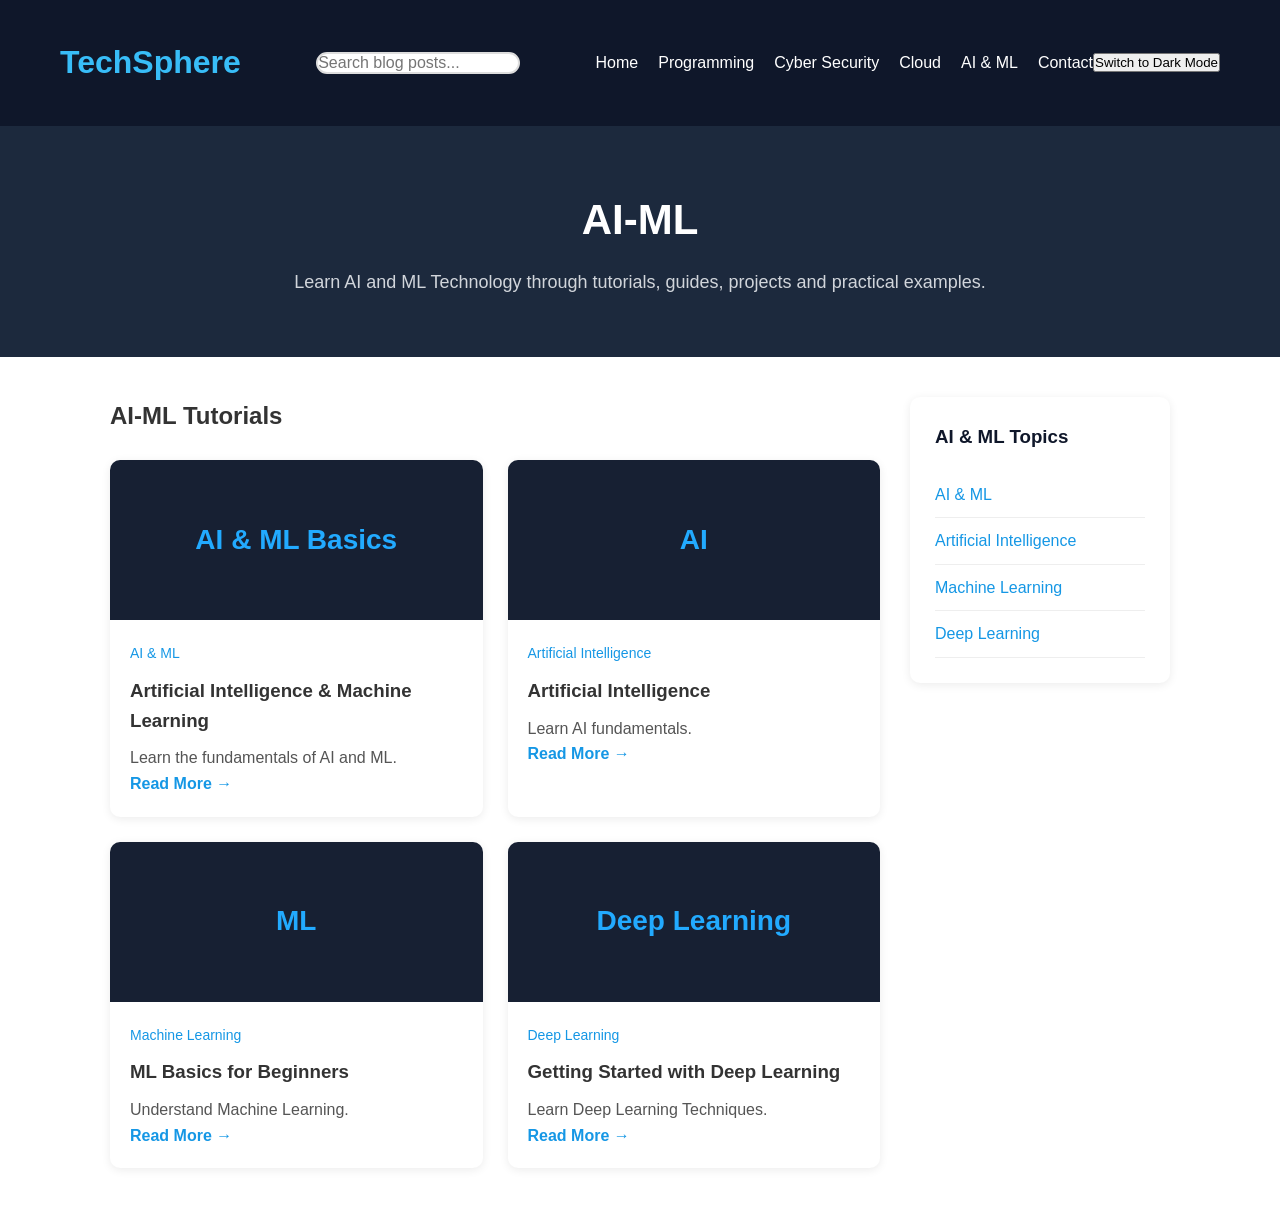
<file: ai-ml.html>
<!DOCTYPE html>
<html lang="en">

<head>
    <meta charset="UTF-8">
    <meta name="viewport" content="width=device-width, initial-scale=1.0">

    <title>Cloud | TechSphere</title>

    <link rel="stylesheet" href="/css/style.css">
    <link rel="stylesheet" href="/css/ai-ml.css">
</head>

<body>

    <!-- HEADER -->
    <header>

    <h1>TechSphere</h1>
<div class="search-container">
  <input type="text" id="blog-search" placeholder="Search blog posts..." onkeyup="filterPosts()">
</div>
    <nav>
        <ul>
            <li><a href="#">Home</a></li>
            <li><a href="/programming.html">Programming</a></li>
            <li><a href="/cybersecurity.html">Cyber Security</a></li>
            <li><a href="/cloud.html">Cloud</a></li>
            <li><a href="/ai-ml.html">AI & ML</a></li>
            <li><a href="/contact.html">Contact</a></li>
        </ul>
    </nav>
<button id="theme-toggle">Switch to Dark Mode</button>

</header>

    <!-- AI-ML CONTENT -->
    <main>

        <section class="aiml-hero">
            <h1>AI-ML</h1>

            <p>
                Learn AI and ML Technology through tutorials, guides,
                projects and practical examples.
            </p>
        </section>


        <section class="aiml-section">

            <div class="aiml-main">

                <h2>AI-ML Tutorials</h2>

                <div class="article-grid">
                
                    <article class="article-card">
                        <div class="article-image">
                            AI & ML Basics
                        </div>

                        <div class="article-content">
                            <span>AI & ML </span>

                            <h3>
                                Artificial Intelligence & Machine Learning
                            </h3>

                            <p>
                                Learn the fundamentals of AI and ML.
                            </p>

                            <a href="#">Read More →</a>
                        </div>
                    </article>


                    <article class="article-card">
                        <div class="article-image">
                            AI
                        </div>

                        <div class="article-content">
                            <span>Artificial Intelligence</span>

                            <h3>
                                Artificial Intelligence
                            </h3>

                            <p>
                                Learn AI fundamentals.
                                
                            </p>

                            <a href="#">Read More →</a>
                        </div>
                    </article>


                    <article class="article-card">
                        <div class="article-image">
                            ML
                        </div>

                        <div class="article-content">
                            <span>Machine Learning</span>

                            <h3>
                                ML Basics for Beginners
                            </h3>

                            <p>
                                Understand Machine Learning.
                            </p>

                            <a href="#">Read More →</a>
                        </div>
                    </article>


                    <article class="article-card">
                        <div class="article-image">
                            Deep Learning
                        </div>

                        <div class="article-content">
                            <span>Deep Learning</span>

                            <h3>
                                Getting Started with Deep Learning
                            </h3>

                            <p>
                                Learn Deep Learning Techniques.
                                
                            </p>

                            <a href="#">Read More →</a>
                        </div>
                    </article>

                </div>

            </div>


            <aside class="aiml-sidebar">

                <h3>AI & ML Topics</h3>

                <a href="#">AI & ML</a>
                <a href="#">Artificial Intelligence</a>
                <a href="#">Machine Learning</a>
                <a href="#">Deep Learning</a>

            </aside>

        </section>

    </main>
 <script src="js/switch_theme.js"></script>
</body>
</html>
</file>
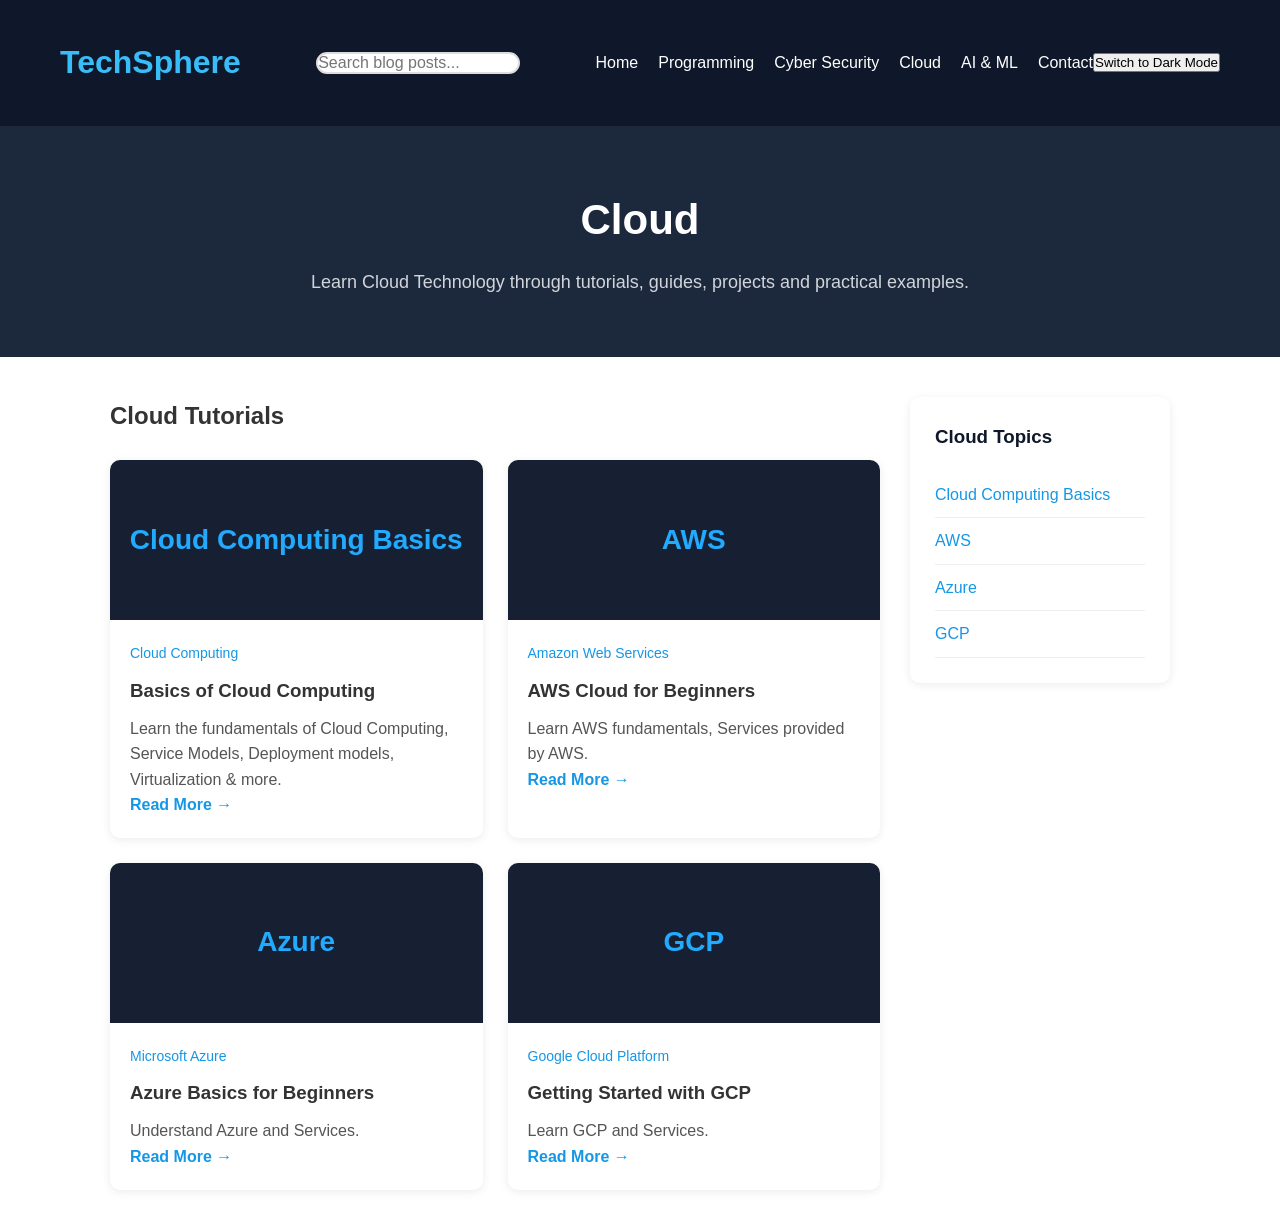
<file: cloud.html>
<!DOCTYPE html>
<html lang="en">

<head>
    <meta charset="UTF-8">
    <meta name="viewport" content="width=device-width, initial-scale=1.0">

    <title>Cloud | TechSphere</title>

    <link rel="stylesheet" href="/css/style.css">
    <link rel="stylesheet" href="/css/cloud.css">
</head>

<body>

    <!-- HEADER -->
    <header>

    <h1>TechSphere</h1>
<div class="search-container">
  <input type="text" id="blog-search" placeholder="Search blog posts..." onkeyup="filterPosts()">
</div>
    <nav>
        <ul>
            <li><a href="#">Home</a></li>
            <li><a href="/programming.html">Programming</a></li>
            <li><a href="/cybersecurity.html">Cyber Security</a></li>
            <li><a href="/cloud.html">Cloud</a></li>
            <li><a href="/ai-ml.html">AI & ML</a></li>
            <li><a href="/contact.html">Contact</a></li>
        </ul>
    </nav>
<button id="theme-toggle">Switch to Dark Mode</button>

</header>

    <!-- CLOUD CONTENT -->
    <main>

        <section class="cloud-hero">
            <h1>Cloud</h1>

            <p>
                Learn Cloud Technology through tutorials, guides,
                projects and practical examples.
            </p>
        </section>


        <section class="cloud-section">

            <div class="cloud-main">

                <h2>Cloud Tutorials</h2>

                <div class="article-grid">
                
                    <article class="article-card">
                        <div class="article-image">
                            Cloud Computing Basics
                        </div>

                        <div class="article-content">
                            <span>Cloud Computing</span>

                            <h3>
                                Basics of Cloud Computing
                            </h3>

                            <p>
                                Learn the fundamentals of Cloud Computing, Service Models, Deployment models, Virtualization & more.
                            </p>

                            <a href="#">Read More →</a>
                        </div>
                    </article>


                    <article class="article-card">
                        <div class="article-image">
                            AWS
                        </div>

                        <div class="article-content">
                            <span>Amazon Web Services</span>

                            <h3>
                                AWS Cloud for Beginners
                            </h3>

                            <p>
                                Learn AWS fundamentals, Services provided by AWS.
                                
                            </p>

                            <a href="#">Read More →</a>
                        </div>
                    </article>


                    <article class="article-card">
                        <div class="article-image">
                            Azure
                        </div>

                        <div class="article-content">
                            <span>Microsoft Azure</span>

                            <h3>
                                Azure Basics for Beginners
                            </h3>

                            <p>
                                Understand Azure and Services.
                            </p>

                            <a href="#">Read More →</a>
                        </div>
                    </article>


                    <article class="article-card">
                        <div class="article-image">
                            GCP
                        </div>

                        <div class="article-content">
                            <span>Google Cloud Platform</span>

                            <h3>
                                Getting Started with GCP
                            </h3>

                            <p>
                                Learn GCP and Services.
                                
                            </p>

                            <a href="#">Read More →</a>
                        </div>
                    </article>

                </div>

            </div>


            <aside class="cloud-sidebar">

                <h3>Cloud Topics</h3>

                <a href="#">Cloud Computing Basics</a>
                <a href="#">AWS</a>
                <a href="#">Azure</a>
                <a href="#">GCP</a>

            </aside>

        </section>

    </main>
 <script src="js/switch_theme.js"></script>
</body>
</html>
</file>
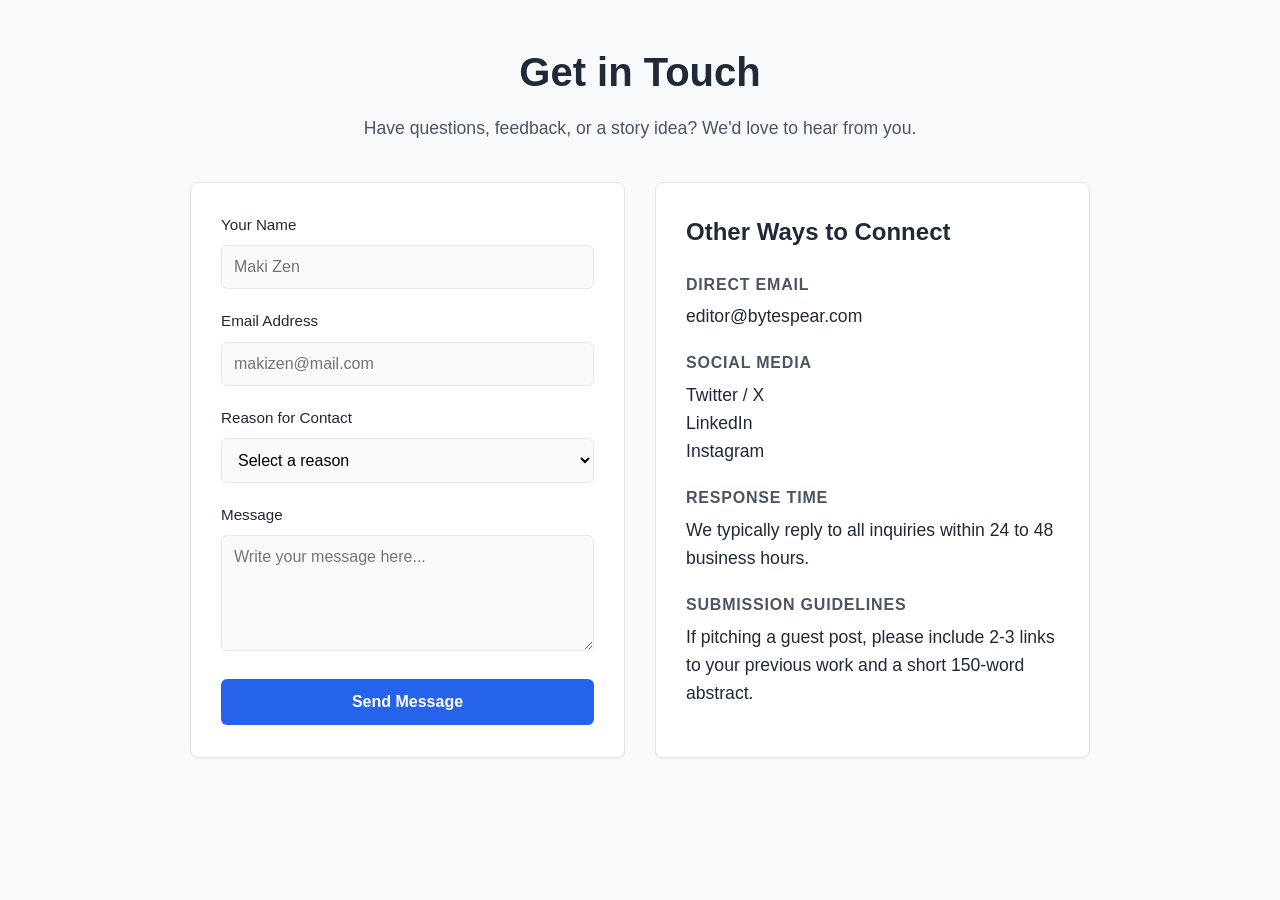
<file: contact.html>
<!DOCTYPE html>
<html lang="en">
<head>
    <meta charset="UTF-8">
    <meta name="viewport" content="width=device-width, initial-scale=1.0">
    <title>Contact Us - Blog</title>  
    <style>
        :root {
            --primary: #2563eb;
            --primary-hover: #1d4ed8;
            --text-main: #1f2937;
            --text-muted: #4b5563;
            --bg-body: #f9fafb;
            --bg-card: #ffffff;
            --border: #e5e7eb;
        }

        * {
            box-sizing: border-box;
            margin: 0;
            padding: 0;
        }

        body {
            font-family: -apple-system, BlinkMacSystemFont, "Segoe UI", Roboto, Helvetica, Arial, sans-serif;
            background-color: var(--bg-body);
            color: var(--text-main);
            line-height: 1.6;
            padding: 40px 20px;
        }

        .container {
            max-width: 900px;
            margin: 0 auto;
        }

        header {
            text-align: center;
            margin-bottom: 40px;
        }

        header h1 {
            font-size: 2.5rem;
            color: var(--text-main);
            margin-bottom: 10px;
        }

        header p {
            color: var(--text-muted);
            font-size: 1.1rem;
        }

        .grid {
            display: grid;
            grid-template-columns: 1fr;
            gap: 30px;
        }

        @media (min-width: 768px) {
            .grid {
                grid-template-columns: 1fr 1fr;
            }
        }

        .card {
            background: var(--bg-card);
            padding: 30px;
            border-radius: 8px;
            border: 1px solid var(--border);
            box-shadow: 0 1px 3px rgba(0,0,0,0.05);
        }

        .info-section h2 {
            margin-bottom: 20px;
            font-size: 1.5rem;
        }

        .info-item {
            margin-bottom: 20px;
        }

        .info-item h3 {
            font-size: 1rem;
            color: var(--text-muted);
            text-transform: uppercase;
            letter-spacing: 0.05em;
            margin-bottom: 5px;
        }

        .info-item p, .info-item a {
            font-size: 1.1rem;
            color: var(--text-main);
            text-decoration: none;
        }

        .info-item a:hover {
            color: var(--primary);
        }

        .form-group {
            margin-bottom: 20px;
        }

        .form-group label {
            display: block;
            font-weight: 500;
            margin-bottom: 8px;
            font-size: 0.95rem;
        }

        .form-group input, .form-group select, .form-group textarea {
            width: 100%;
            padding: 12px;
            border: 1px solid var(--border);
            border-radius: 6px;
            font-size: 1rem;
            font-family: inherit;
            background: var(--bg-body);
        }

        .form-group input:focus, .form-group select:focus, .form-group textarea:focus {
            outline: none;
            border-color: var(--primary);
            background: var(--bg-card);
        }

        button {
            display: inline-block;
            width: 100%;
            background-color: var(--primary);
            color: white;
            padding: 14px;
            border: none;
            border-radius: 6px;
            font-size: 1rem;
            font-weight: 600;
            cursor: pointer;
            transition: background-color 0.2s;
        }

        button:hover {
            background-color: var(--primary-hover);
        }
    </style> 
</head>
<body>

    <div class="container">
        <header>
            <h1>Get in Touch</h1>
            <p>Have questions, feedback, or a story idea? We'd love to hear from you.</p>
        </header>

        <div class="grid">
            <!-- Left Column: Contact Form -->
            <div class="card">
                <form action="#" method="POST">
                    <div class="form-group">
                        <label for="name">Your Name</label>
                        <input type="text" id="name" name="name" required maxlength="50" pattern="^[a-zA-Z\s\-']+$" placeholder="Maki Zen">
                    </div>

                    <div class="form-group">
                        <label for="email">Email Address</label>
                        <input type="email" id="email" name="email" required maxlength="100" placeholder="makizen@mail.com">
                    </div>

                    <div class="form-group">
                        <label for="reason">Reason for Contact</label>
                        <select id="reason" name="reason" required>
                            <option value="" disabled selected>Select a reason</option>
                            <option value="general">General Inquiry</option>
                            <option value="pitch">Guest Post / Article Pitch</option>
                            <option value="error">Report a Typo / Technical Issue</option>
                            <option value="advertise">Advertising & Sponsorship</option>
                        </select>
                    </div>

                    <div class="form-group">
                        <label for="message">Message</label>
                        <textarea id="message" name="message" rows="5" required  maxlength="2000" placeholder="Write your message here..."></textarea>
                    </div>

                    <button type="submit">Send Message</button>
                </form>
            </div>

            <!-- Right Column: Quick Info -->
            <div class="card info-section">
                <h2>Other Ways to Connect</h2>
                
                <div class="info-item">
                    <h3>Direct Email</h3>
                    <p><a href="mailto:editor@bytesphere.com">editor@bytespear.com</a></p>
                </div>

                <div class="info-item">
                    <h3>Social Media</h3>
                    <p><a href="#">Twitter / X</a></p>
                    <p><a href="#">LinkedIn</a></p>
                    <p><a href="#">Instagram</a></p>
                </div>

                <div class="info-item">
                    <h3>Response Time</h3>
                    <p>We typically reply to all inquiries within 24 to 48 business hours.</p>
                </div>

                <div class="info-item">
                    <h3>Submission Guidelines</h3>
                    <p>If pitching a guest post, please include 2-3 links to your previous work and a short 150-word abstract.</p>
                </div>
            </div>
        </div>
    </div>

</body>
</html>
</file>
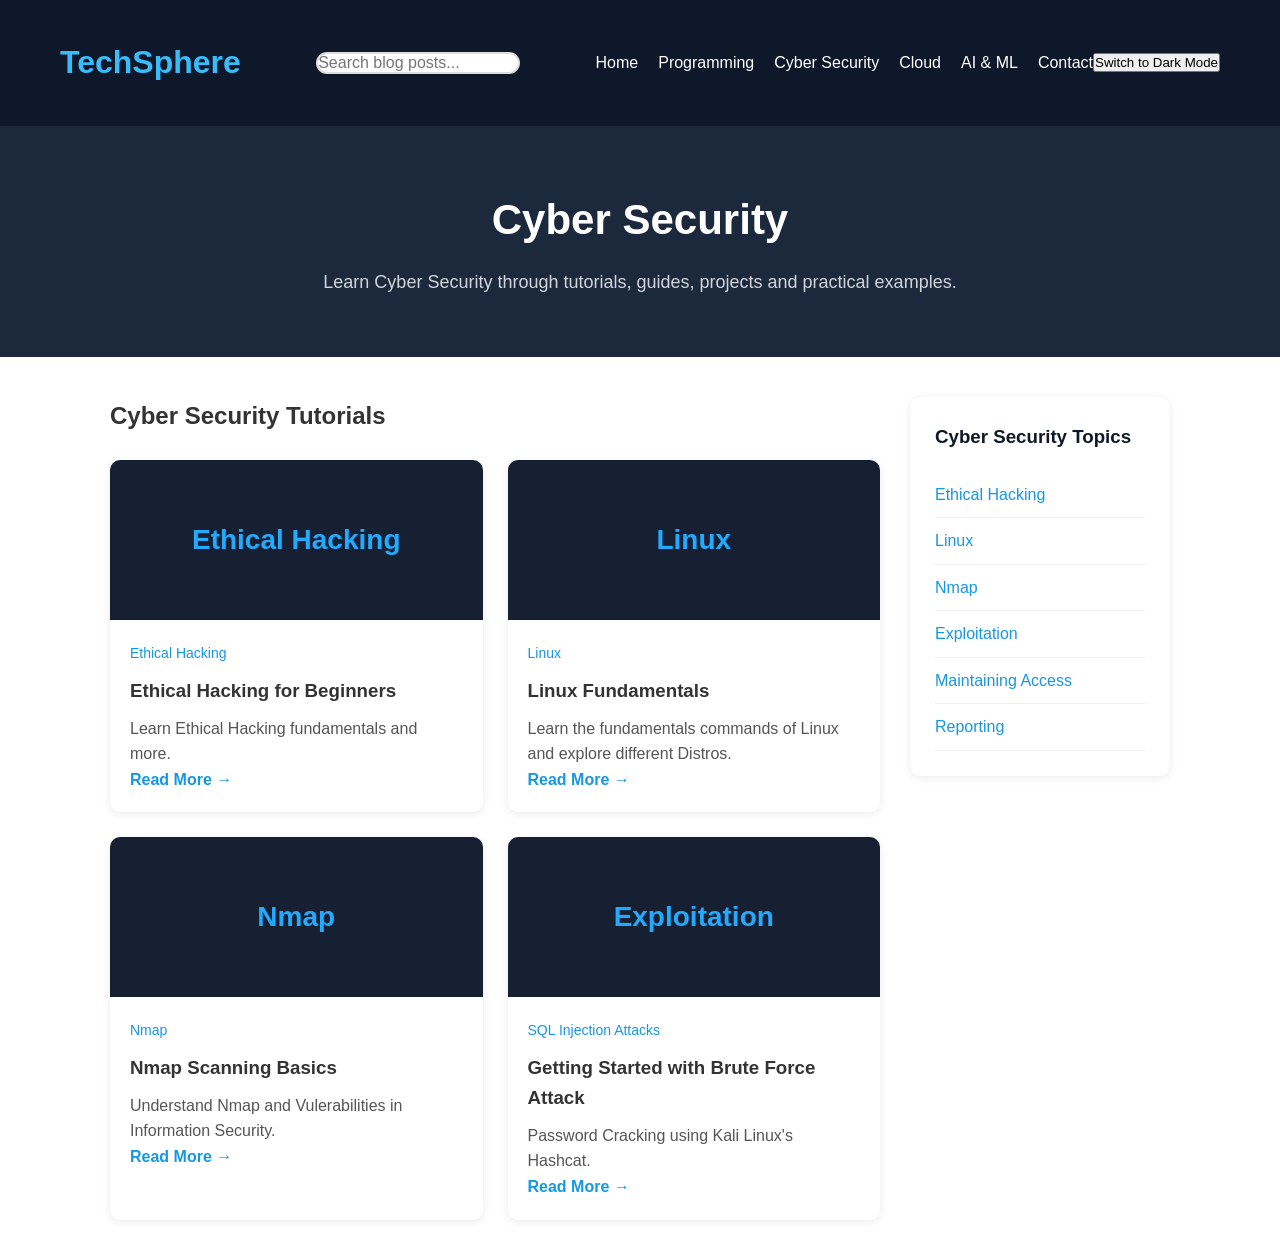
<file: cybersecurity.html>
<!DOCTYPE html>
<html lang="en">

<head>
    <meta charset="UTF-8">
    <meta name="viewport" content="width=device-width, initial-scale=1.0">

    <title>Cyber Security | TechSphere</title>

    <link rel="stylesheet" href="/css/style.css">
    <link rel="stylesheet" href="/css/cybersecurity.css">
</head>

<body>

    <!-- HEADER -->
    <header>

    <h1>TechSphere</h1>
<div class="search-container">
  <input type="text" id="blog-search" placeholder="Search blog posts..." onkeyup="filterPosts()">
</div>
    <nav>
        <ul>
            <li><a href="#">Home</a></li>
            <li><a href="/programming.html">Programming</a></li>
            <li><a href="/cybersecurity.html">Cyber Security</a></li>
            <li><a href="/cloud.html">Cloud</a></li>
            <li><a href="/ai-ml.html">AI & ML</a></li>
            <li><a href="/contact.html">Contact</a></li>
        </ul>
    </nav>
<button id="theme-toggle">Switch to Dark Mode</button>

</header>



    <!-- CYSEC CONTENT -->
    <main>

        <section class="cybersecurity-hero">
            <h1>Cyber Security</h1>

            <p>
                Learn Cyber Security through tutorials, guides,
                projects and practical examples.
            </p>
        </section>


        <section class="cybersecurity-section">

            <div class="cybersecurity-main">

                <h2>Cyber Security Tutorials</h2>

                <div class="article-grid">

                    <article class="article-card">
                        <div class="article-image">
                            Ethical Hacking
                        </div>

                        <div class="article-content">
                            <span>Ethical Hacking</span>

                            <h3>
                                Ethical Hacking for Beginners
                            </h3>

                            <p>
                                Learn Ethical Hacking fundamentals and more.
                            </p>

                            <a href="#">Read More →</a>
                        </div>
                    </article>


                    <article class="article-card">
                        <div class="article-image">
                            Linux
                        </div>

                        <div class="article-content">
                            <span>Linux</span>

                            <h3>
                                Linux Fundamentals
                            </h3>

                            <p>
                                Learn the fundamentals commands of Linux
                                and explore different Distros.
                            </p>

                            <a href="#">Read More →</a>
                        </div>
                    </article>


                    <article class="article-card">
                        <div class="article-image">
                            Nmap
                        </div>

                        <div class="article-content">
                            <span>Nmap</span>

                            <h3>
                                Nmap Scanning Basics
                            </h3>

                            <p>
                                Understand Nmap and Vulerabilities in Information Security.
                            </p>

                            <a href="#">Read More →</a>
                        </div>
                    </article>


                    <article class="article-card">
                        <div class="article-image">
                            Exploitation
                        </div>

                        <div class="article-content">
                            <span>SQL Injection Attacks</span>

                            <h3>
                                Getting Started with Brute Force Attack
                            </h3>

                            <p>
                                Password Cracking using Kali Linux's Hashcat.
                            </p>

                            <a href="#">Read More →</a>
                        </div>
                    </article>

                </div>

            </div>


            <aside class="cybersecurity-sidebar">

                <h3>Cyber Security Topics</h3>

                <a href="#">Ethical Hacking</a>
                <a href="#">Linux</a>
                <a href="#">Nmap</a>
                <a href="#">Exploitation</a>
                <a href="#">Maintaining Access</a>
                <a href="#">Reporting</a>

            </aside>

        </section>

    </main>
 <script src="js/switch_theme.js"></script>
</body>
</html>
</file>
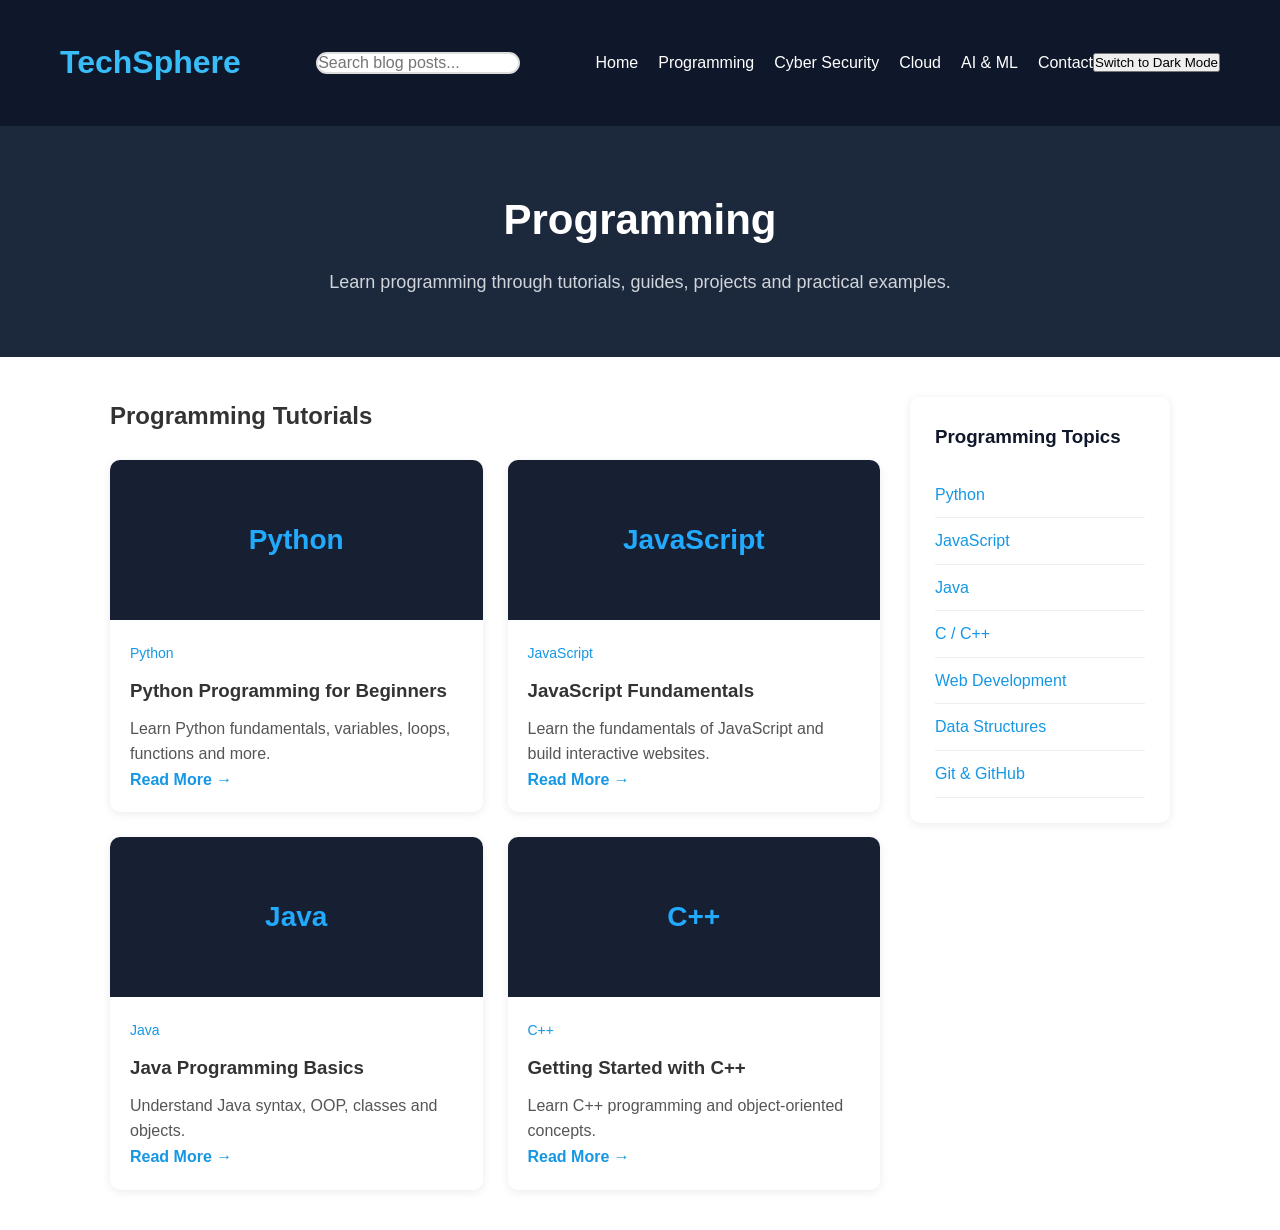
<file: programming.html>
<!DOCTYPE html>
<html lang="en">

<head>
    <meta charset="UTF-8">
    <meta name="viewport" content="width=device-width, initial-scale=1.0">

    <title>Programming | TechSphere</title>

    <link rel="stylesheet" href="/css/style.css">
    <link rel="stylesheet" href="/css/programming.css">
</head>

<body>

    <!-- HEADER -->
    <header>

    <h1>TechSphere</h1>
    <div class="search-container">
    <input type="text" id="blog-search" placeholder="Search blog posts..." onkeyup="filterPosts()">
    </div>
    <nav>
        <ul>
            <li><a href="/index.html">Home</a></li>
            <li><a href="/programming.html">Programming</a></li>
            <li><a href="/cybersecurity.html">Cyber Security</a></li>
            <li><a href="/cloud.html">Cloud</a></li>
            <li><a href="/ai-ml.html">AI & ML</a></li>
            <li><a href="/contact.html">Contact</a></li>
        </ul>
    </nav>
<button id="theme-toggle">Switch to Dark Mode</button>

</header>


    <!-- PROGRAMMING CONTENT -->
    <main>

        <section class="programming-hero">
            <h1>Programming</h1>

            <p>
                Learn programming through tutorials, guides,
                projects and practical examples.
            </p>
        </section>


        <section class="programming-section">

            <div class="programming-main">

                <h2>Programming Tutorials</h2>

                <div class="article-grid">

                    <article class="article-card">
                        <div class="article-image">
                            Python
                        </div>

                        <div class="article-content">
                            <span>Python</span>

                            <h3>
                                Python Programming for Beginners
                            </h3>

                            <p>
                                Learn Python fundamentals, variables,
                                loops, functions and more.
                            </p>

                            <a href="#">Read More →</a>
                        </div>
                    </article>


                    <article class="article-card">
                        <div class="article-image">
                            JavaScript
                        </div>

                        <div class="article-content">
                            <span>JavaScript</span>

                            <h3>
                                JavaScript Fundamentals
                            </h3>

                            <p>
                                Learn the fundamentals of JavaScript
                                and build interactive websites.
                            </p>

                            <a href="#">Read More →</a>
                        </div>
                    </article>


                    <article class="article-card">
                        <div class="article-image">
                            Java
                        </div>

                        <div class="article-content">
                            <span>Java</span>

                            <h3>
                                Java Programming Basics
                            </h3>

                            <p>
                                Understand Java syntax, OOP,
                                classes and objects.
                            </p>

                            <a href="#">Read More →</a>
                        </div>
                    </article>


                    <article class="article-card">
                        <div class="article-image">
                            C++
                        </div>

                        <div class="article-content">
                            <span>C++</span>

                            <h3>
                                Getting Started with C++
                            </h3>

                            <p>
                                Learn C++ programming and
                                object-oriented concepts.
                            </p>

                            <a href="#">Read More →</a>
                        </div>
                    </article>

                </div>

            </div>


            <aside class="programming-sidebar">

                <h3>Programming Topics</h3>

                <a href="#">Python</a>
                <a href="#">JavaScript</a>
                <a href="#">Java</a>
                <a href="#">C / C++</a>
                <a href="#">Web Development</a>
                <a href="#">Data Structures</a>
                <a href="#">Git & GitHub</a>

            </aside>

        </section>

    </main>
 <script src="js/switch_theme.js"></script>
</body>
</html>
</file>
<file: css/style.css>
*{
            margin:0;
            padding:0;
            box-sizing:border-box;
            font-family:Arial, Helvetica, sans-serif;
        }

        body{
            background:#f4f6f9;
            color:#333;
            line-height:1.6;
        }

        header{
            background:#0f172a;
            color:#fff;
            padding:20px 60px;
            display:flex;
            justify-content:space-between;
            align-items:center;
        }

        header h1{
            color:#38bdf8;
        }

        nav ul{
            list-style:none;
            display:flex;
            gap:20px;
        }

        nav a{
            text-decoration:none;
            color:#fff;
            transition:0.3s;
        }

        nav a:hover{
            color:#38bdf8;
        }

        .hero{
            background:linear-gradient(to right,#1e293b,#0f172a);
            color:white;
            text-align:center;
            padding:80px 20px;
        }

        .hero h2{
            font-size:42px;
            margin-bottom:15px;
        }

        .hero p{
            font-size:18px;
            max-width:700px;
            margin:auto;
        }

        .container{
            width:90%;
            max-width:1200px;
            margin:40px auto;
            display:grid;
            grid-template-columns:3fr 1fr;
            gap:30px;
        }

        .blog-post{
            background:white;
            margin-bottom:25px;
            border-radius:10px;
            overflow:hidden;
            box-shadow:0 3px 8px rgba(0,0,0,.1);
        }

        .blog-post img{
            width:100%;
            height:250px;
            object-fit:cover;
        }

        .content{
            padding:20px;
        }

        .content h3{
            margin-bottom:10px;
            color:#0f172a;
        }

        .content p{
            margin-bottom:15px;
        }

        .btn{
            display:inline-block;
            background:#0ea5e9;
            color:white;
            padding:10px 20px;
            border-radius:5px;
            text-decoration:none;
        }

        .btn:hover{
            background:#0284c7;
        }

        aside{
            background:white;
            padding:20px;
            border-radius:10px;
            box-shadow:0 3px 8px rgba(0,0,0,.1);
            height:fit-content;
        }

        aside h3{
            margin-bottom:15px;
            color:#0f172a;
        }

        aside ul{
            list-style:none;
        }

        aside li{
            margin:12px 0;
        }

        aside a{
            text-decoration:none;
            color:#0ea5e9;
        }

        footer{
            background:#0f172a;
            color:white;
            text-align:center;
            padding:20px;
            margin-top:40px;
        }

        @media(max-width:768px){

            .container{
                grid-template-columns:1fr;
            }

            header{
                flex-direction:column;
                gap:15px;
            }

            nav ul{
                flex-wrap:wrap;
                justify-content:center;
            }

            .hero h2{
                font-size:30px;
            }

        }

        /* Container sizing */
.search-container {
  max-width: 500px;
  margin: 30px auto;
  padding: 0 15px;
}

/* Search Input Styling */
#blog-search {
  width: 100%;
  font-size: 16px;
  border: 2px solid #ddd;
  border-radius: 25px; /* Rounded corners */
  outline: none;
  transition: all 0.3s ease;
  box-sizing: border-box;
}

/* Highlight border on click */
#blog-search:focus {
  border-color: #007bff;
  box-shadow: 0 0 8px rgba(0, 123, 255, 0.2);
}

/* dark mode light mode */
:root {
  --bg-color: #ffffff;
  --text-color: #333333;
}

body.dark-mode {
  --bg-color: #222222;
  --text-color: #e6e6e6;
}

body {
  background-color: var(--bg-color);
  color: var(--text-color);
  transition: background-color 0.3s, color 0.3s;
}
</file>
<file: css/ai-ml.css>
.aiml-hero {
    background: #1c293d;
    color: white;
    text-align: center;
    padding: 60px 20px;
}

.aiml-hero h1 {
    font-size: 42px;
    margin-bottom: 15px;
}

.aiml-hero p {
    font-size: 18px;
    color: #d1d5db;
}


.aiml-section {
    max-width: 1100px;
    margin: 40px auto;
    padding: 0 20px;

    display: grid;
    grid-template-columns: 1fr 260px;
    gap: 30px;
}


.aiml-main h2 {
    margin-bottom: 25px;
}


.article-grid {
    display: grid;
    grid-template-columns: repeat(2, 1fr);
    gap: 25px;
}


.article-card {
    background: white;
    border-radius: 10px;
    overflow: hidden;
    box-shadow: 0 2px 10px rgba(0, 0, 0, 0.08);
}


.article-image {
    height: 160px;
    background: #172033;
    color: #22aaff;

    display: flex;
    align-items: center;
    justify-content: center;

    font-size: 28px;
    font-weight: bold;
}


.article-content {
    padding: 20px;
}


.article-content span {
    color: #1597e5;
    font-size: 14px;
}


.article-content h3 {
    margin: 10px 0;
}


.article-content p {
    color: #555;
    line-height: 1.6;
}


.article-content a {
    color: #1597e5;
    text-decoration: none;
    font-weight: 600;
}


.aiml-sidebar {
    background: white;
    padding: 25px;
    border-radius: 10px;
    height: fit-content;

    box-shadow: 0 2px 10px rgba(0, 0, 0, 0.08);
}


.aiml-sidebar h3 {
    margin-bottom: 20px;
}


.aiml-sidebar a {
    display: block;
    color: #1597e5;
    text-decoration: none;
    padding: 10px 0;
    border-bottom: 1px solid #eee;
}


@media (max-width: 800px) {

    .aiml-section {
        grid-template-columns: 1fr;
    }

    .article-grid {
        grid-template-columns: 1fr;
    }

}
</file>
<file: css/cloud.css>
.cloud-hero {
    background: #1c293d;
    color: white;
    text-align: center;
    padding: 60px 20px;
}

.cloud-hero h1 {
    font-size: 42px;
    margin-bottom: 15px;
}

.cloud-hero p {
    font-size: 18px;
    color: #d1d5db;
}


.cloud-section {
    max-width: 1100px;
    margin: 40px auto;
    padding: 0 20px;

    display: grid;
    grid-template-columns: 1fr 260px;
    gap: 30px;
}


.cloud-main h2 {
    margin-bottom: 25px;
}


.article-grid {
    display: grid;
    grid-template-columns: repeat(2, 1fr);
    gap: 25px;
}


.article-card {
    background: white;
    border-radius: 10px;
    overflow: hidden;
    box-shadow: 0 2px 10px rgba(0, 0, 0, 0.08);
}


.article-image {
    height: 160px;
    background: #172033;
    color: #22aaff;

    display: flex;
    align-items: center;
    justify-content: center;

    font-size: 28px;
    font-weight: bold;
}


.article-content {
    padding: 20px;
}


.article-content span {
    color: #1597e5;
    font-size: 14px;
}


.article-content h3 {
    margin: 10px 0;
}


.article-content p {
    color: #555;
    line-height: 1.6;
}


.article-content a {
    color: #1597e5;
    text-decoration: none;
    font-weight: 600;
}


.cloud-sidebar {
    background: white;
    padding: 25px;
    border-radius: 10px;
    height: fit-content;

    box-shadow: 0 2px 10px rgba(0, 0, 0, 0.08);
}


.cloud-sidebar h3 {
    margin-bottom: 20px;
}


.cloud-sidebar a {
    display: block;
    color: #1597e5;
    text-decoration: none;
    padding: 10px 0;
    border-bottom: 1px solid #eee;
}


@media (max-width: 800px) {

    .cloud-section {
        grid-template-columns: 1fr;
    }

    .article-grid {
        grid-template-columns: 1fr;
    }

}
</file>
<file: css/cybersecurity.css>
.cybersecurity-hero {
    background: #1c293d;
    color: white;
    text-align: center;
    padding: 60px 20px;
}

.cybersecurity-hero h1 {
    font-size: 42px;
    margin-bottom: 15px;
}

.cybersecurity-hero p {
    font-size: 18px;
    color: #d1d5db;
}


.cybersecurity-section {
    max-width: 1100px;
    margin: 40px auto;
    padding: 0 20px;

    display: grid;
    grid-template-columns: 1fr 260px;
    gap: 30px;
}


.cybersecurity-main h2 {
    margin-bottom: 25px;
}


.article-grid {
    display: grid;
    grid-template-columns: repeat(2, 1fr);
    gap: 25px;
}


.article-card {
    background: white;
    border-radius: 10px;
    overflow: hidden;
    box-shadow: 0 2px 10px rgba(0, 0, 0, 0.08);
}


.article-image {
    height: 160px;
    background: #172033;
    color: #22aaff;

    display: flex;
    align-items: center;
    justify-content: center;

    font-size: 28px;
    font-weight: bold;
}


.article-content {
    padding: 20px;
}


.article-content span {
    color: #1597e5;
    font-size: 14px;
}


.article-content h3 {
    margin: 10px 0;
}


.article-content p {
    color: #555;
    line-height: 1.6;
}


.article-content a {
    color: #1597e5;
    text-decoration: none;
    font-weight: 600;
}


.cybersecurity-sidebar {
    background: white;
    padding: 25px;
    border-radius: 10px;
    height: fit-content;

    box-shadow: 0 2px 10px rgba(0, 0, 0, 0.08);
}


.cybersecurity-sidebar h3 {
    margin-bottom: 20px;
}


.cybersecurity-sidebar a {
    display: block;
    color: #1597e5;
    text-decoration: none;
    padding: 10px 0;
    border-bottom: 1px solid #eee;
}


@media (max-width: 800px) {

    .cybersecurity-section {
        grid-template-columns: 1fr;
    }

    .article-grid {
        grid-template-columns: 1fr;
    }

}
</file>
<file: css/programming.css>
.programming-hero {
    background: #1c293d;
    color: white;
    text-align: center;
    padding: 60px 20px;
}

.programming-hero h1 {
    font-size: 42px;
    margin-bottom: 15px;
}

.programming-hero p {
    font-size: 18px;
    color: #d1d5db;
}


.programming-section {
    max-width: 1100px;
    margin: 40px auto;
    padding: 0 20px;

    display: grid;
    grid-template-columns: 1fr 260px;
    gap: 30px;
}


.programming-main h2 {
    margin-bottom: 25px;
}


.article-grid {
    display: grid;
    grid-template-columns: repeat(2, 1fr);
    gap: 25px;
}


.article-card {
    background: white;
    border-radius: 10px;
    overflow: hidden;
    box-shadow: 0 2px 10px rgba(0, 0, 0, 0.08);
}


.article-image {
    height: 160px;
    background: #172033;
    color: #22aaff;

    display: flex;
    align-items: center;
    justify-content: center;

    font-size: 28px;
    font-weight: bold;
}


.article-content {
    padding: 20px;
}


.article-content span {
    color: #1597e5;
    font-size: 14px;
}


.article-content h3 {
    margin: 10px 0;
}


.article-content p {
    color: #555;
    line-height: 1.6;
}


.article-content a {
    color: #1597e5;
    text-decoration: none;
    font-weight: 600;
}


.programming-sidebar {
    background: white;
    padding: 25px;
    border-radius: 10px;
    height: fit-content;

    box-shadow: 0 2px 10px rgba(0, 0, 0, 0.08);
}


.programming-sidebar h3 {
    margin-bottom: 20px;
}


.programming-sidebar a {
    display: block;
    color: #1597e5;
    text-decoration: none;
    padding: 10px 0;
    border-bottom: 1px solid #eee;
}


@media (max-width: 800px) {

    .programming-section {
        grid-template-columns: 1fr;
    }

    .article-grid {
        grid-template-columns: 1fr;
    }

}
</file>
